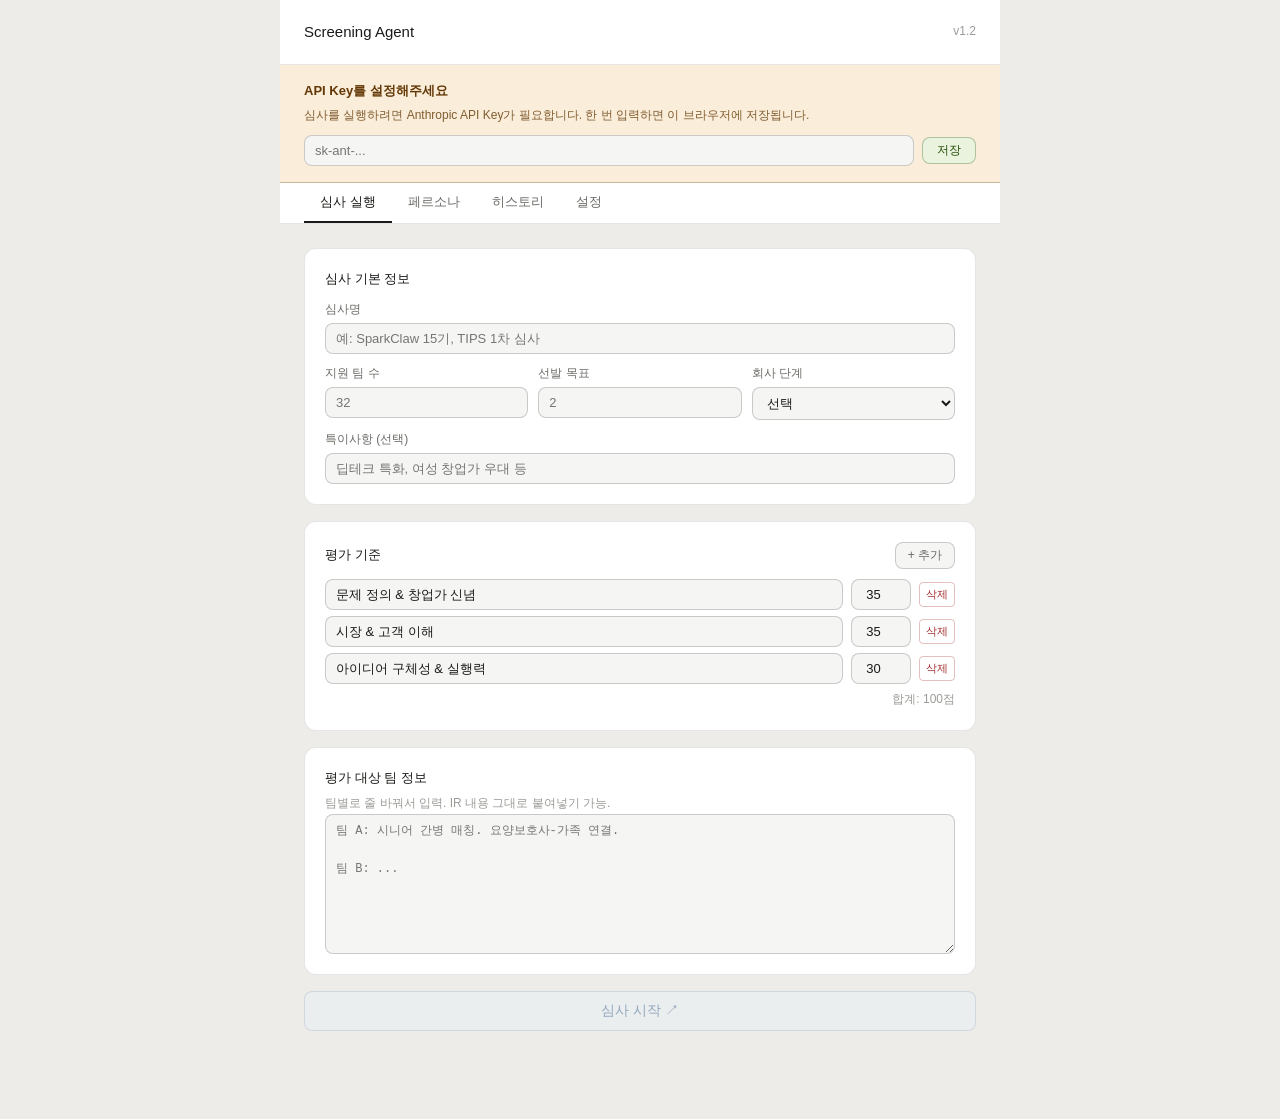
<file: index.html>
<!DOCTYPE html>
<html lang="ko">
<head>
<meta charset="UTF-8">
<meta name="viewport" content="width=device-width, initial-scale=1.0">
<title>Screening Agent — SparkLabs</title>
<link rel="stylesheet" href="style.css">
</head>
<body>
<div class="app">
  <header class="app-header">
    <span class="logo">Screening Agent</span>
    <span class="version">v1.2</span>
  </header>
  <div id="api-key-banner" class="api-banner" style="display:none">
    <div class="api-banner-inner">
      <div class="api-banner-title">API Key를 설정해주세요</div>
      <div class="api-banner-desc">심사를 실행하려면 Anthropic API Key가 필요합니다. 한 번 입력하면 이 브라우저에 저장됩니다.</div>
      <div class="api-banner-row">
        <input type="password" id="apikey-input" placeholder="sk-ant-..." style="flex:1">
        <button class="btn-save" id="save-apikey-btn">저장</button>
      </div>
    </div>
  </div>
  <div class="tabs" id="tabs">
    <button class="tab active" data-pane="run">심사 실행</button>
    <button class="tab" data-pane="persona">페르소나</button>
    <button class="tab" data-pane="history">히스토리</button>
    <button class="tab" data-pane="settings">설정</button>
  </div>
  <div id="pane-run" class="pane active">
    <div class="card">
      <div class="row-hd"><span class="sec">심사 기본 정보</span></div>
      <div class="pb"><label class="lbl">심사명</label><input type="text" id="prog-name" placeholder="예: SparkClaw 15기, TIPS 1차 심사"></div>
      <div class="g3 pb">
        <div><label class="lbl">지원 팀 수</label><input type="number" id="total-n" placeholder="32" min="1"></div>
        <div><label class="lbl">선발 목표</label><input type="number" id="select-n" placeholder="2" min="1"></div>
        <div><label class="lbl">회사 단계</label>
          <select id="stage">
            <option value="">선택</option>
            <option value="아이디어">아이디어</option>
            <option value="Pre-product">Pre-product</option>
            <option value="MVP">MVP</option>
            <option value="초기 매출">초기 매출</option>
            <option value="시리즈A 이전">시리즈A 이전</option>
          </select>
        </div>
      </div>
      <div><label class="lbl">특이사항 (선택)</label><input type="text" id="special" placeholder="딥테크 특화, 여성 창업가 우대 등"></div>
    </div>
    <div class="card">
      <div class="row-hd"><span class="sec">평가 기준</span><button class="btn-sm" id="add-cr-btn">+ 추가</button></div>
      <div id="criteria-list"></div>
      <div class="total-row">합계: <span id="total-pts">0</span>점</div>
    </div>
    <div class="card">
      <div class="sec" style="margin-bottom:6px">평가 대상 팀 정보</div>
      <div class="hint">팀별로 줄 바꿔서 입력. IR 내용 그대로 붙여넣기 가능.</div>
      <textarea id="company-data" class="mono" style="min-height:140px" placeholder="팀 A: 시니어 간병 매칭. 요양보호사-가족 연결.&#10;&#10;팀 B: ..."></textarea>
    </div>
    <button class="btn-run" id="run-btn">심사 시작 ↗</button>
    <div id="result-area" style="display:none;margin-top:1rem">
      <div class="card">
        <div class="row-hd">
          <span class="sec" id="result-title">결과</span>
          <div style="display:flex;gap:8px">
            <button class="btn-sm" id="copy-btn">복사</button>
            <button class="btn-notion" id="notion-btn" disabled>Notion 저장</button>
          </div>
        </div>
        <div class="result-box" id="result-text"></div>
        <div class="notion-status notion-ok" id="notion-status" style="display:none"></div>
      </div>
    </div>
  </div>
  <div id="pane-persona" class="pane">
    <div class="card">
      <div class="row-hd"><span class="sec">심사 철학 편집</span><button class="btn-save" id="save-persona-btn">저장</button></div>
      <div class="hint" style="margin-bottom:12px">이 내용이 매 심사마다 AI에게 전달됩니다.</div>
      <div class="pb"><label class="lbl">나의 투자 철학</label><textarea id="p-philosophy" style="min-height:90px"></textarea></div>
      <div class="pb"><label class="lbl">내가 보는 창업가의 조건</label><textarea id="p-founder" style="min-height:70px"></textarea></div>
      <div class="pb"><label class="lbl">즉시 탈락시키는 패턴</label><textarea id="p-no" style="min-height:70px"></textarea></div>
      <div><label class="lbl">킬러 질문 스타일</label><textarea id="p-question" style="min-height:55px"></textarea></div>
    </div>
    <div class="card">
      <div class="row-hd"><span class="sec">심사 후 학습 기록</span><button class="btn-sm" id="add-learn-btn">+ 추가</button></div>
      <div class="hint">합격/불합격 이유, 놓쳤던 것을 기록할수록 페르소나가 강화됩니다.</div>
      <div class="type-row" id="type-row" style="margin-top:10px">
        <button class="type-btn on-pass" data-type="합격 이유">합격 이유</button>
        <button class="type-btn" data-type="불합격 이유">불합격 이유</button>
        <button class="type-btn" data-type="놓쳤던 것">놓쳤던 것</button>
      </div>
      <textarea id="learn-input" style="min-height:55px;margin-top:8px" placeholder="예: 합격 팀은 모두 창업자가 고객 인터뷰를 50명 이상 직접 했다."></textarea>
      <div id="learning-list" style="margin-top:12px"></div>
    </div>
    <div class="card">
      <div class="sec" style="margin-bottom:8px">YC 필터 (고정)</div>
      <div class="yc-list">
        <div>왜 지금인가? — 타이밍 근거가 있는가</div>
        <div>이상하지만 말이 되는가?</div>
        <div>이 창업가가 남들이 못 본 걸 봤는가?</div>
        <div>빠르게 실패하고 pivot할 수 있는 팀인가 — 이것도 긍정 지표</div>
      </div>
    </div>
  </div>
  <div id="pane-history" class="pane">
    <div id="history-list"></div>
  </div>
  <div id="pane-settings" class="pane">
    <div class="card">
      <div class="sec" style="margin-bottom:8px">API Key 설정</div>
      <div class="hint" style="margin-bottom:12px">브라우저에만 저장됩니다. 서버로 전송되지 않습니다.</div>
      <div class="pb"><label class="lbl">Anthropic API Key</label>
        <input type="password" id="apikey-input" placeholder="sk-ant-...">
      </div>
      <div style="display:flex;align-items:center;gap:10px;margin-top:8px">
        <button class="btn-save" id="save-apikey-btn">저장</button>
        <span style="font-size:12px;color:var(--text3)" id="saved-key-hint"></span>
        <button class="btn-sm" id="reset-apikey-btn" style="margin-left:auto;font-size:11px">초기화</button>
      </div>
    </div>
    <div class="card">
      <div class="sec" style="margin-bottom:8px">Notion 연동 (선택)</div>
      <div class="hint" style="margin-bottom:12px">심사 결과를 Notion DB에 자동 저장합니다.</div>
      <div class="pb"><label class="lbl">Notion Integration Token</label>
        <input type="password" id="notion-token-input" placeholder="secret_...">
      </div>
      <div style="display:flex;align-items:center;gap:10px;margin-top:8px">
        <button class="btn-save" id="save-notion-btn">저장</button>
        <span style="font-size:12px;color:var(--text3)" id="saved-notion-hint"></span>
      </div>
    </div>
    <div class="card">
      <div class="sec" style="margin-bottom:8px">데이터 관리</div>
      <div class="hint" style="margin-bottom:12px">모든 데이터는 이 브라우저 로컬에만 저장됩니다.</div>
      <button class="btn-sm" id="reset-all-btn" style="color:var(--red-text);border-color:var(--red-border)">전체 데이터 초기화</button>
    </div>
  </div>
</div>
<script src="app.js"></script>
<script>
  document.getElementById('save-notion-btn').onclick = function() {
    const val = document.getElementById('notion-token-input').value.trim();
    if (val) localStorage.setItem('screening-notion-token', val);
    document.getElementById('notion-token-input').value = '';
    const hint = document.getElementById('saved-notion-hint');
    hint.textContent = '저장됨 ✓'; setTimeout(() => { hint.textContent = ''; }, 2000);
  };
  document.getElementById('reset-all-btn').onclick = function() {
    if (!confirm('페르소나, 학습 기록, 히스토리가 모두 삭제됩니다. 계속할까요?')) return;
    localStorage.clear(); location.reload();
  };
  const nt = localStorage.getItem('screening-notion-token');
  if (nt) document.getElementById('saved-notion-hint').textContent = 'secret_...' + nt.slice(-4);
</script>
</body>
</html>
</file>
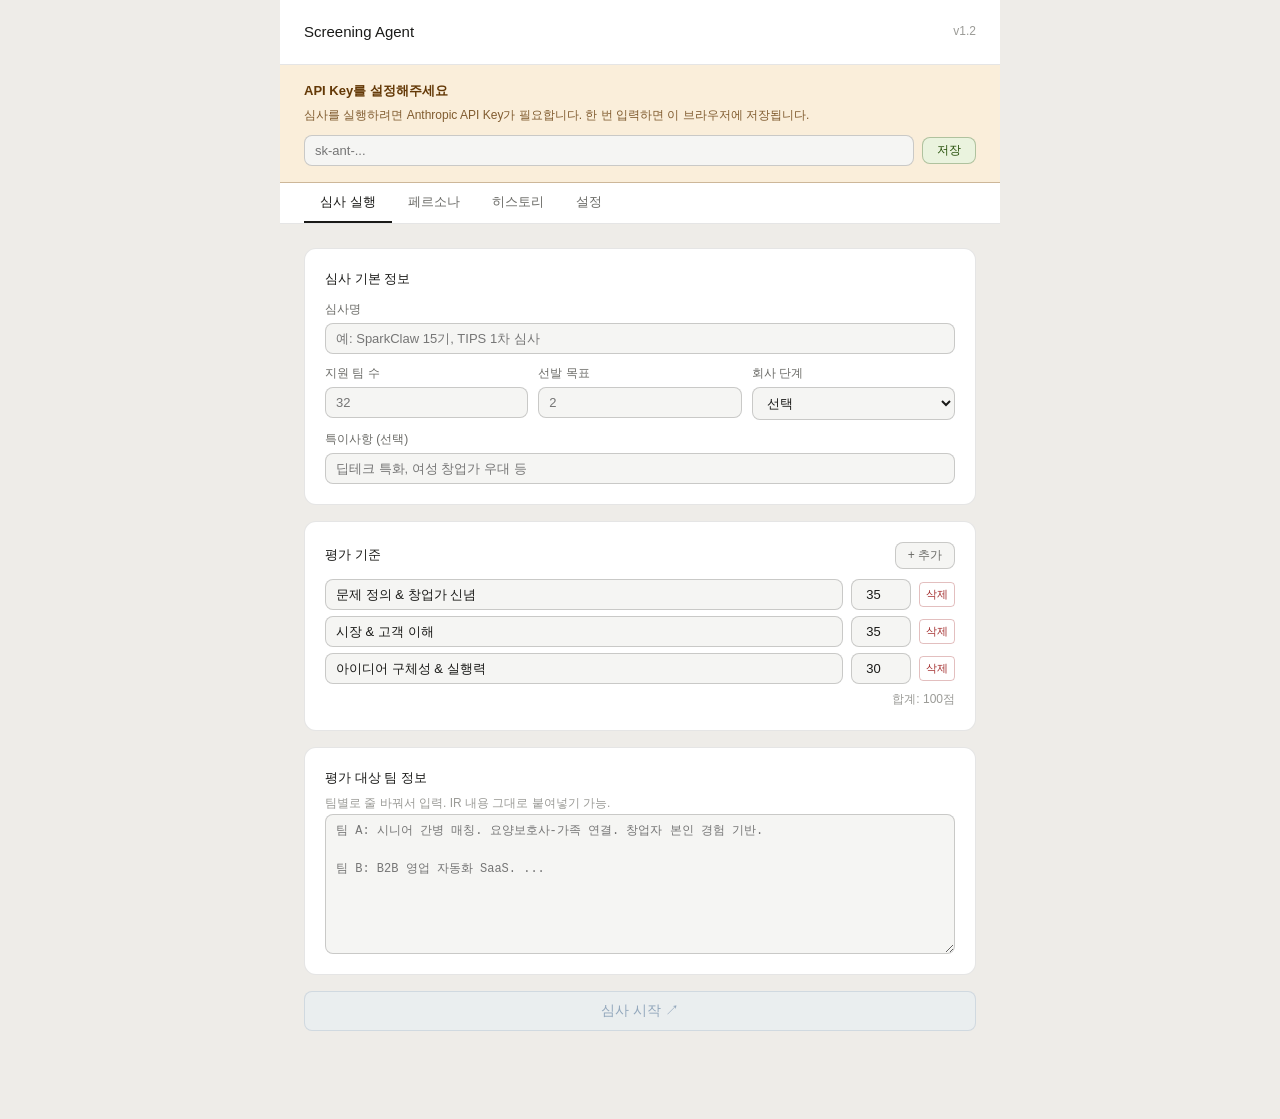
<file: screening-agent/index.html>
<!DOCTYPE html>
<html lang="ko">
<head>
<meta charset="UTF-8">
<meta name="viewport" content="width=device-width, initial-scale=1.0">
<title>Screening Agent — SparkLabs</title>
<link rel="stylesheet" href="style.css">
</head>
<body>
<div class="app">
  <header class="app-header">
    <span class="logo">Screening Agent</span>
    <span class="version">v1.2</span>
  </header>

  <!-- API Key 배너 (미설정 시 표시) -->
  <div id="api-key-banner" class="api-banner" style="display:none">
    <div class="api-banner-inner">
      <div class="api-banner-title">API Key를 설정해주세요</div>
      <div class="api-banner-desc">심사를 실행하려면 Anthropic API Key가 필요합니다. 한 번 입력하면 이 브라우저에 저장됩니다.</div>
      <div class="api-banner-row">
        <input type="password" id="apikey-input" placeholder="sk-ant-..." style="flex:1">
        <button class="btn-save" id="save-apikey-btn">저장</button>
      </div>
    </div>
  </div>

  <div class="tabs" id="tabs">
    <button class="tab active" data-pane="run">심사 실행</button>
    <button class="tab" data-pane="persona">페르소나</button>
    <button class="tab" data-pane="history">히스토리</button>
    <button class="tab" data-pane="settings">설정</button>
  </div>

  <!-- 심사 실행 -->
  <div id="pane-run" class="pane active">
    <div class="card">
      <div class="row-hd"><span class="sec">심사 기본 정보</span></div>
      <div class="pb"><label class="lbl">심사명</label><input type="text" id="prog-name" placeholder="예: SparkClaw 15기, TIPS 1차 심사"></div>
      <div class="g3 pb">
        <div><label class="lbl">지원 팀 수</label><input type="number" id="total-n" placeholder="32" min="1"></div>
        <div><label class="lbl">선발 목표</label><input type="number" id="select-n" placeholder="2" min="1"></div>
        <div><label class="lbl">회사 단계</label>
          <select id="stage">
            <option value="">선택</option>
            <option value="아이디어">아이디어</option>
            <option value="Pre-product">Pre-product</option>
            <option value="MVP">MVP</option>
            <option value="초기 매출">초기 매출</option>
            <option value="시리즈A 이전">시리즈A 이전</option>
          </select>
        </div>
      </div>
      <div><label class="lbl">특이사항 (선택)</label><input type="text" id="special" placeholder="딥테크 특화, 여성 창업가 우대 등"></div>
    </div>

    <div class="card">
      <div class="row-hd"><span class="sec">평가 기준</span><button class="btn-sm" id="add-cr-btn">+ 추가</button></div>
      <div id="criteria-list"></div>
      <div class="total-row">합계: <span id="total-pts">0</span>점</div>
    </div>

    <div class="card">
      <div class="sec" style="margin-bottom:6px">평가 대상 팀 정보</div>
      <div class="hint">팀별로 줄 바꿔서 입력. IR 내용 그대로 붙여넣기 가능.</div>
      <textarea id="company-data" class="mono" style="min-height:140px"
        placeholder="팀 A: 시니어 간병 매칭. 요양보호사-가족 연결. 창업자 본인 경험 기반.&#10;&#10;팀 B: B2B 영업 자동화 SaaS. ..."></textarea>
    </div>

    <button class="btn-run" id="run-btn">심사 시작 ↗</button>

    <div id="result-area" style="display:none;margin-top:1rem">
      <div class="card">
        <div class="row-hd">
          <span class="sec" id="result-title">결과</span>
          <div style="display:flex;gap:8px">
            <button class="btn-sm" id="copy-btn">복사</button>
            <button class="btn-notion" id="notion-btn" disabled>Notion 저장</button>
          </div>
        </div>
        <div class="result-box" id="result-text"></div>
        <div class="notion-status notion-ok" id="notion-status" style="display:none"></div>
      </div>
    </div>
  </div>

  <!-- 페르소나 -->
  <div id="pane-persona" class="pane">
    <div class="card">
      <div class="row-hd"><span class="sec">심사 철학 편집</span><button class="btn-save" id="save-persona-btn">저장</button></div>
      <div class="hint" style="margin-bottom:12px">이 내용이 매 심사마다 AI에게 전달됩니다.</div>
      <div class="pb"><label class="lbl">나의 투자 철학</label><textarea id="p-philosophy" style="min-height:90px"></textarea></div>
      <div class="pb"><label class="lbl">내가 보는 창업가의 조건</label><textarea id="p-founder" style="min-height:70px"></textarea></div>
      <div class="pb"><label class="lbl">즉시 탈락시키는 패턴</label><textarea id="p-no" style="min-height:70px"></textarea></div>
      <div><label class="lbl">킬러 질문 스타일</label><textarea id="p-question" style="min-height:55px"></textarea></div>
    </div>

    <div class="card">
      <div class="row-hd"><span class="sec">심사 후 학습 기록</span><button class="btn-sm" id="add-learn-btn">+ 추가</button></div>
      <div class="hint">합격/불합격 이유, 놓쳤던 것을 기록할수록 페르소나가 강화됩니다.</div>
      <div class="type-row" id="type-row" style="margin-top:10px">
        <button class="type-btn on-pass" data-type="합격 이유">합격 이유</button>
        <button class="type-btn" data-type="불합격 이유">불합격 이유</button>
        <button class="type-btn" data-type="놓쳤던 것">놓쳤던 것</button>
      </div>
      <textarea id="learn-input" style="min-height:55px;margin-top:8px"
        placeholder="예: 합격 팀은 모두 창업자가 고객 인터뷰를 50명 이상 직접 했다."></textarea>
      <div id="learning-list" style="margin-top:12px"></div>
    </div>

    <div class="card">
      <div class="sec" style="margin-bottom:8px">YC 필터 (고정)</div>
      <div class="yc-list">
        <div>왜 지금인가? — 타이밍 근거가 있는가</div>
        <div>이상하지만 말이 되는가?</div>
        <div>이 창업가가 남들이 못 본 걸 봤는가?</div>
        <div>빠르게 실패하고 pivot할 수 있는 팀인가 — 이것도 긍정 지표</div>
      </div>
    </div>
  </div>

  <!-- 히스토리 -->
  <div id="pane-history" class="pane">
    <div id="history-list"></div>
  </div>

  <!-- 설정 -->
  <div id="pane-settings" class="pane">
    <div class="card">
      <div class="sec" style="margin-bottom:8px">API Key 설정</div>
      <div class="hint" style="margin-bottom:12px">브라우저에만 저장됩니다. 서버로 전송되지 않습니다.</div>
      <div class="pb"><label class="lbl">Anthropic API Key</label>
        <input type="password" id="apikey-input" placeholder="sk-ant-...">
      </div>
      <div style="display:flex;align-items:center;gap:10px;margin-top:8px">
        <button class="btn-save" id="save-apikey-btn">저장</button>
        <span style="font-size:12px;color:var(--text3)" id="saved-key-hint"></span>
        <button class="btn-sm" id="reset-apikey-btn" style="margin-left:auto;font-size:11px">초기화</button>
      </div>
    </div>

    <div class="card">
      <div class="sec" style="margin-bottom:8px">Notion 연동 (선택)</div>
      <div class="hint" style="margin-bottom:12px">심사 결과를 Notion DB에 자동 저장합니다.</div>
      <div class="pb"><label class="lbl">Notion Integration Token</label>
        <input type="password" id="notion-token-input" placeholder="secret_...">
      </div>
      <div style="display:flex;align-items:center;gap:10px;margin-top:8px">
        <button class="btn-save" id="save-notion-btn">저장</button>
        <span style="font-size:12px;color:var(--text3)" id="saved-notion-hint"></span>
      </div>
    </div>

    <div class="card">
      <div class="sec" style="margin-bottom:8px">데이터 관리</div>
      <div class="hint" style="margin-bottom:12px">모든 데이터는 이 브라우저 로컬에만 저장됩니다.</div>
      <button class="btn-sm" id="reset-all-btn" style="color:var(--red-text);border-color:var(--red-border)">전체 데이터 초기화</button>
    </div>
  </div>
</div>

<script src="app.js"></script>
<script>
  // 설정 탭 추가 동작
  document.getElementById('save-notion-btn').onclick = function() {
    const val = document.getElementById('notion-token-input').value.trim();
    if (val) localStorage.setItem('screening-notion-token', val);
    document.getElementById('notion-token-input').value = '';
    const hint = document.getElementById('saved-notion-hint');
    hint.textContent = '저장됨 ✓'; setTimeout(() => { hint.textContent = ''; }, 2000);
  };
  document.getElementById('reset-all-btn').onclick = function() {
    if (!confirm('페르소나, 학습 기록, 히스토리가 모두 삭제됩니다. 계속할까요?')) return;
    localStorage.clear(); location.reload();
  };
  // 저장된 Notion 토큰 힌트
  const nt = localStorage.getItem('screening-notion-token');
  if (nt) document.getElementById('saved-notion-hint').textContent = 'secret_...' + nt.slice(-4);
</script>
</body>
</html>
</file>
<file: style.css>
*,*::before,*::after{box-sizing:border-box;margin:0;padding:0}
:root{
  --bg:#ffffff;--bg2:#f5f5f3;--bg3:#eeece8;
  --text:#1a1a18;--text2:#6b6b67;--text3:#9b9b97;
  --border:rgba(0,0,0,0.1);--border2:rgba(0,0,0,0.18);
  --blue-bg:#e6f1fb;--blue-text:#0c447c;--blue-border:rgba(12,68,124,0.3);
  --green-bg:#eaf3de;--green-text:#27500a;--green-border:rgba(39,80,10,0.3);
  --red-bg:#fcebeb;--red-text:#a32d2d;--red-border:rgba(163,45,45,0.3);
  --yellow-bg:#faeeda;--yellow-text:#633806;--yellow-border:rgba(99,56,6,0.3);
  --radius:8px;--radius-lg:12px;
}
@media(prefers-color-scheme:dark){
  :root{
    --bg:#1e1e1c;--bg2:#2a2a28;--bg3:#333330;
    --text:#e8e8e4;--text2:#9b9b97;--text3:#6b6b67;
    --border:rgba(255,255,255,0.1);--border2:rgba(255,255,255,0.18);
    --blue-bg:#0c2a44;--blue-text:#85b7eb;--blue-border:rgba(133,183,235,0.3);
    --green-bg:#173404;--green-text:#c0dd97;--green-border:rgba(192,221,151,0.3);
    --red-bg:#3d0000;--red-text:#f09595;--red-border:rgba(240,149,149,0.3);
    --yellow-bg:#412402;--yellow-text:#fac775;--yellow-border:rgba(250,199,117,0.3);
  }
}
body{font-family:-apple-system,BlinkMacSystemFont,'Segoe UI','Malgun Gothic',sans-serif;background:var(--bg3);color:var(--text);font-size:14px;line-height:1.6;min-height:100vh}
.app{max-width:720px;margin:0 auto;padding:0 0 4rem}
.app-header{display:flex;align-items:center;justify-content:space-between;padding:1.25rem 1.5rem;border-bottom:0.5px solid var(--border);background:var(--bg)}
.logo{font-size:15px;font-weight:500}.version{font-size:12px;color:var(--text3)}
.api-banner{background:var(--yellow-bg);border-bottom:0.5px solid var(--yellow-border);padding:1rem 1.5rem}
.api-banner-inner{max-width:720px;margin:0 auto}
.api-banner-title{font-size:13px;font-weight:600;color:var(--yellow-text);margin-bottom:4px}
.api-banner-desc{font-size:12px;color:var(--yellow-text);opacity:.8;margin-bottom:10px}
.api-banner-row{display:flex;gap:8px;align-items:center}
.tabs{display:flex;background:var(--bg);border-bottom:0.5px solid var(--border);padding:0 1.5rem}
.tab{font-size:13px;padding:10px 16px;cursor:pointer;color:var(--text2);background:transparent;border:none;border-bottom:2px solid transparent;transition:all .15s}
.tab.active{color:var(--text);border-bottom-color:var(--text);font-weight:500}
.pane{display:none;padding:1.5rem}.pane.active{display:block}
.card{background:var(--bg);border:0.5px solid var(--border);border-radius:var(--radius-lg);padding:1.25rem;margin-bottom:1rem}
.lbl{font-size:12px;color:var(--text2);margin-bottom:4px;display:block;font-weight:500}
.hint{font-size:12px;color:var(--text3)}
input[type=text],input[type=number],input[type=password],select,textarea{width:100%;font-size:13px;font-family:inherit;color:var(--text);background:var(--bg2);border:0.5px solid var(--border2);border-radius:var(--radius);padding:7px 10px;display:block}
input:focus,select:focus,textarea:focus{outline:none;border-color:var(--blue-text)}
textarea{resize:vertical;line-height:1.6}
.mono{font-family:'Consolas','Menlo',monospace;font-size:12px}
.g3{display:grid;grid-template-columns:1fr 1fr 1fr;gap:10px}
.pb{margin-bottom:10px}
.row-hd{display:flex;justify-content:space-between;align-items:center;margin-bottom:10px}
.sec{font-size:13px;font-weight:500}
.btn-run{width:100%;padding:10px;font-size:14px;font-weight:500;border-radius:var(--radius);cursor:pointer;background:var(--blue-bg);color:var(--blue-text);border:0.5px solid var(--blue-border);transition:opacity .15s}
.btn-run:hover{opacity:.85}.btn-run:disabled{opacity:.4;cursor:not-allowed}
.btn-sm{font-size:12px;padding:4px 12px;border-radius:var(--radius);cursor:pointer;background:var(--bg2);color:var(--text2);border:0.5px solid var(--border2)}
.btn-sm:hover{background:var(--bg3)}
.btn-notion{font-size:12px;padding:4px 14px;border-radius:var(--radius);cursor:pointer;background:var(--green-bg);color:var(--green-text);border:0.5px solid var(--green-border)}
.btn-notion:disabled{opacity:.4;cursor:not-allowed}
.btn-save{font-size:12px;padding:4px 14px;border-radius:var(--radius);cursor:pointer;background:var(--green-bg);color:var(--green-text);border:0.5px solid var(--green-border)}
.cr-row{display:grid;grid-template-columns:1fr 60px 36px;gap:8px;align-items:center;margin-bottom:6px}
.cr-row input[type=number]{text-align:center}
.del{font-size:11px;color:var(--red-text);background:none;border:0.5px solid var(--red-border);border-radius:4px;cursor:pointer;padding:4px 0;width:100%}
.total-row{font-size:12px;color:var(--text3);text-align:right;margin-top:4px}
.result-box{background:var(--bg2);border-radius:var(--radius);border-left:2px solid var(--blue-border);padding:1rem;font-size:13px;line-height:1.9;white-space:pre-wrap;min-height:80px}
.spin{display:inline-block;width:13px;height:13px;border:2px solid var(--border2);border-top-color:var(--blue-text);border-radius:50%;animation:sp .7s linear infinite;vertical-align:-2px;margin-right:5px}
@keyframes sp{to{transform:rotate(360deg)}}
.notion-status{font-size:12px;padding:6px 10px;border-radius:var(--radius);margin-top:8px}
.notion-ok{background:var(--green-bg);color:var(--green-text)}
.type-row{display:flex;gap:6px}
.type-btn{font-size:12px;padding:4px 12px;border-radius:20px;cursor:pointer;background:var(--bg2);color:var(--text2);border:0.5px solid var(--border2)}
.on-pass{background:var(--green-bg);color:var(--green-text);border-color:var(--green-border)}
.on-fail{background:var(--red-bg);color:var(--red-text);border-color:var(--red-border)}
.on-miss{background:var(--yellow-bg);color:var(--yellow-text);border-color:var(--yellow-border)}
.learn-item{border:0.5px solid var(--border);border-radius:var(--radius);padding:10px 12px;margin-bottom:6px;font-size:12px;line-height:1.6}
.learn-type{display:inline-block;font-size:11px;padding:1px 7px;border-radius:20px;font-weight:500}
.lt-pass{background:var(--green-bg);color:var(--green-text)}
.lt-fail{background:var(--red-bg);color:var(--red-text)}
.lt-miss{background:var(--yellow-bg);color:var(--yellow-text)}
.yc-list div{font-size:12px;color:var(--text2);line-height:2.2;padding-left:10px;border-left:2px solid var(--border2)}
.history-item{border:0.5px solid var(--border);border-radius:var(--radius);padding:10px 14px;margin-bottom:8px;cursor:pointer;background:var(--bg)}
.history-item:hover{background:var(--bg2)}
.hmeta{font-size:12px;color:var(--text3);margin-top:3px;display:flex;gap:8px;align-items:center}
.badge-notion{font-size:10px;padding:1px 6px;border-radius:20px;background:var(--green-bg);color:var(--green-text);border:0.5px solid var(--green-border)}
.empty{font-size:13px;color:var(--text3);padding:3rem;text-align:center}
</file>
<file: screening-agent/style.css>
*,*::before,*::after{box-sizing:border-box;margin:0;padding:0}
:root{
  --bg:#ffffff;--bg2:#f5f5f3;--bg3:#eeece8;
  --text:#1a1a18;--text2:#6b6b67;--text3:#9b9b97;
  --border:rgba(0,0,0,0.1);--border2:rgba(0,0,0,0.18);
  --blue-bg:#e6f1fb;--blue-text:#0c447c;--blue-border:rgba(12,68,124,0.3);
  --green-bg:#eaf3de;--green-text:#27500a;--green-border:rgba(39,80,10,0.3);
  --red-bg:#fcebeb;--red-text:#a32d2d;--red-border:rgba(163,45,45,0.3);
  --yellow-bg:#faeeda;--yellow-text:#633806;--yellow-border:rgba(99,56,6,0.3);
  --radius:8px;--radius-lg:12px;
}
@media(prefers-color-scheme:dark){
  :root{
    --bg:#1e1e1c;--bg2:#2a2a28;--bg3:#333330;
    --text:#e8e8e4;--text2:#9b9b97;--text3:#6b6b67;
    --border:rgba(255,255,255,0.1);--border2:rgba(255,255,255,0.18);
    --blue-bg:#0c2a44;--blue-text:#85b7eb;--blue-border:rgba(133,183,235,0.3);
    --green-bg:#173404;--green-text:#c0dd97;--green-border:rgba(192,221,151,0.3);
    --red-bg:#500000;--red-text:#f09595;--red-border:rgba(240,149,149,0.3);
    --yellow-bg:#412402;--yellow-text:#fac775;--yellow-border:rgba(250,199,117,0.3);
  }
}
body{font-family:-apple-system,BlinkMacSystemFont,'Segoe UI',sans-serif;background:var(--bg3);color:var(--text);font-size:14px;line-height:1.6;min-height:100vh}
.app{max-width:720px;margin:0 auto;padding:0 0 4rem}
.app-header{display:flex;align-items:center;justify-content:space-between;padding:1.25rem 1.5rem;border-bottom:0.5px solid var(--border);background:var(--bg)}
.logo{font-size:15px;font-weight:500}.version{font-size:12px;color:var(--text3)}
.tabs{display:flex;background:var(--bg);border-bottom:0.5px solid var(--border);padding:0 1.5rem}
.tab{font-size:13px;padding:10px 16px;cursor:pointer;color:var(--text2);background:transparent;border:none;border-bottom:2px solid transparent;transition:all .15s}
.tab.active{color:var(--text);border-bottom-color:var(--text);font-weight:500}
.pane{display:none;padding:1.5rem}.pane.active{display:block}
.card{background:var(--bg);border:0.5px solid var(--border);border-radius:var(--radius-lg);padding:1.25rem;margin-bottom:1rem}
.lbl{font-size:12px;color:var(--text2);margin-bottom:4px;display:block;font-weight:500}
.hint{font-size:12px;color:var(--text3)}
input[type=text],input[type=number],input[type=password],select,textarea{width:100%;font-size:13px;font-family:inherit;color:var(--text);background:var(--bg2);border:0.5px solid var(--border2);border-radius:var(--radius);padding:7px 10px;display:block}
input:focus,select:focus,textarea:focus{outline:none;border-color:#378add}
textarea{resize:vertical;line-height:1.6}
.mono{font-family:'Consolas','Menlo',monospace;font-size:12px}
.g3{display:grid;grid-template-columns:1fr 1fr 1fr;gap:10px}
.pb{margin-bottom:10px}
.row-hd{display:flex;justify-content:space-between;align-items:center;margin-bottom:10px}
.sec{font-size:13px;font-weight:500}
.btn-run{width:100%;padding:10px;font-size:14px;font-weight:500;border-radius:var(--radius);cursor:pointer;background:var(--blue-bg);color:var(--blue-text);border:0.5px solid var(--blue-border);transition:opacity .15s}
.btn-run:hover{opacity:.85}.btn-run:disabled{opacity:.4;cursor:not-allowed}
.btn-sm{font-size:12px;padding:4px 12px;border-radius:var(--radius);cursor:pointer;background:var(--bg2);color:var(--text2);border:0.5px solid var(--border2)}
.btn-sm:hover{background:var(--bg3)}
.btn-notion{font-size:12px;padding:4px 14px;border-radius:var(--radius);cursor:pointer;background:var(--green-bg);color:var(--green-text);border:0.5px solid var(--green-border)}
.btn-notion:disabled{opacity:.4;cursor:not-allowed}
.btn-save{font-size:12px;padding:4px 14px;border-radius:var(--radius);cursor:pointer;background:var(--green-bg);color:var(--green-text);border:0.5px solid var(--green-border)}
.cr-row{display:grid;grid-template-columns:1fr 60px 36px;gap:8px;align-items:center;margin-bottom:6px}
.cr-row input[type=number]{text-align:center}
.del{font-size:11px;color:var(--red-text);background:none;border:0.5px solid var(--red-border);border-radius:4px;cursor:pointer;padding:4px 0;width:100%}
.total-row{font-size:12px;color:var(--text3);text-align:right;margin-top:4px}
.result-box{background:var(--bg2);border-radius:var(--radius);border-left:2px solid var(--blue-border);padding:1rem;font-size:13px;line-height:1.9;white-space:pre-wrap;min-height:80px}
.spin{display:inline-block;width:13px;height:13px;border:2px solid var(--border2);border-top-color:var(--blue-text);border-radius:50%;animation:sp .7s linear infinite;vertical-align:-2px;margin-right:5px}
@keyframes sp{to{transform:rotate(360deg)}}
.notion-status{font-size:12px;padding:6px 10px;border-radius:var(--radius);margin-top:8px}
.notion-ok{background:var(--green-bg);color:var(--green-text)}
.type-row{display:flex;gap:6px}
.type-btn{font-size:12px;padding:4px 12px;border-radius:20px;cursor:pointer;background:var(--bg2);color:var(--text2);border:0.5px solid var(--border2)}
.on-pass{background:var(--green-bg);color:var(--green-text);border-color:var(--green-border)}
.on-fail{background:var(--red-bg);color:var(--red-text);border-color:var(--red-border)}
.on-miss{background:var(--yellow-bg);color:var(--yellow-text);border-color:var(--yellow-border)}
.learn-item{border:0.5px solid var(--border);border-radius:var(--radius);padding:10px 12px;margin-bottom:6px;font-size:12px;line-height:1.6}
.learn-type{display:inline-block;font-size:11px;padding:1px 7px;border-radius:20px;font-weight:500}
.lt-pass{background:var(--green-bg);color:var(--green-text)}
.lt-fail{background:var(--red-bg);color:var(--red-text)}
.lt-miss{background:var(--yellow-bg);color:var(--yellow-text)}
.yc-list div{font-size:12px;color:var(--text2);line-height:2.2;padding-left:10px;border-left:2px solid var(--border2)}
.history-item{border:0.5px solid var(--border);border-radius:var(--radius);padding:10px 14px;margin-bottom:8px;cursor:pointer;background:var(--bg)}
.history-item:hover{background:var(--bg2)}
.hmeta{font-size:12px;color:var(--text3);margin-top:3px;display:flex;gap:8px;align-items:center}
.badge-notion{font-size:10px;padding:1px 6px;border-radius:20px;background:var(--green-bg);color:var(--green-text);border:0.5px solid var(--green-border)}
.empty{font-size:13px;color:var(--text3);padding:3rem;text-align:center}

/* API Key Banner */
.api-banner{background:var(--yellow-bg);border-bottom:0.5px solid var(--yellow-border);padding:1rem 1.5rem}
.api-banner-inner{max-width:720px;margin:0 auto}
.api-banner-title{font-size:13px;font-weight:600;color:var(--yellow-text);margin-bottom:4px}
.api-banner-desc{font-size:12px;color:var(--yellow-text);opacity:.8;margin-bottom:10px}
.api-banner-row{display:flex;gap:8px;align-items:center}
</file>
